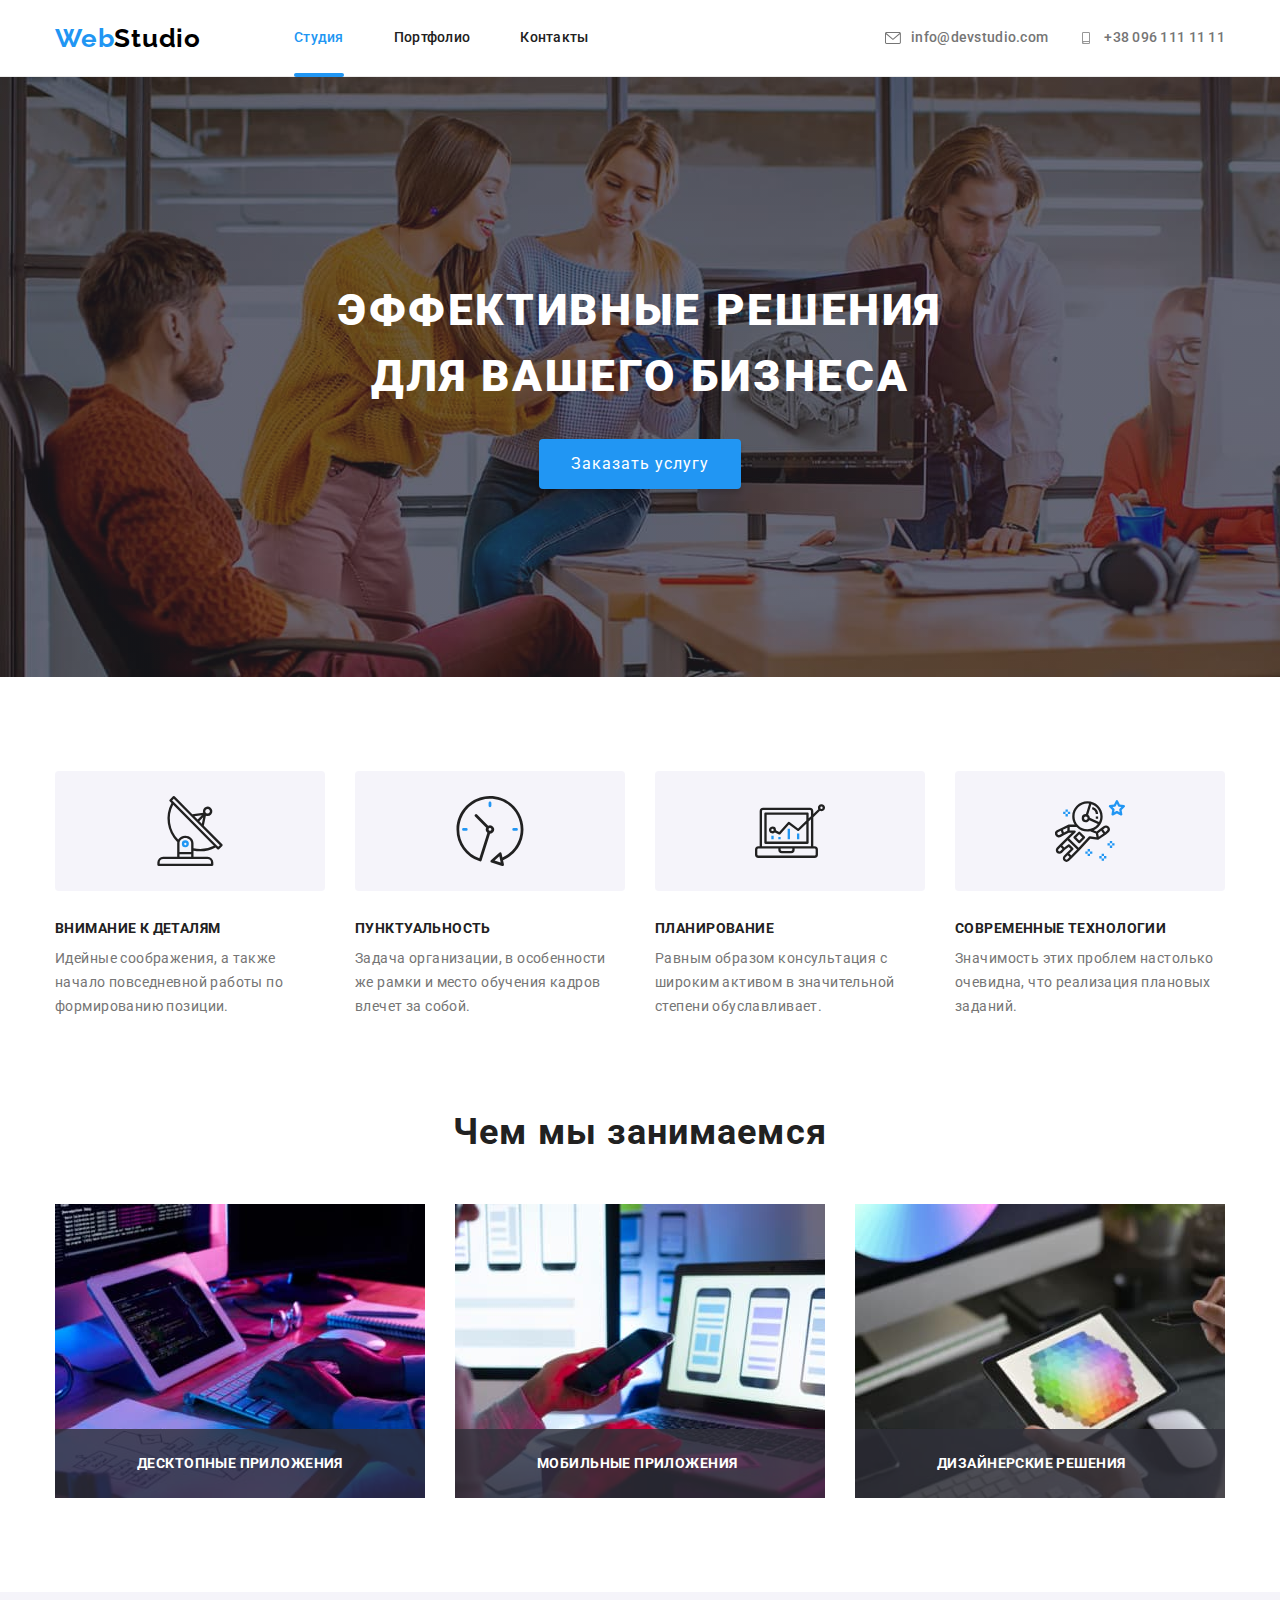
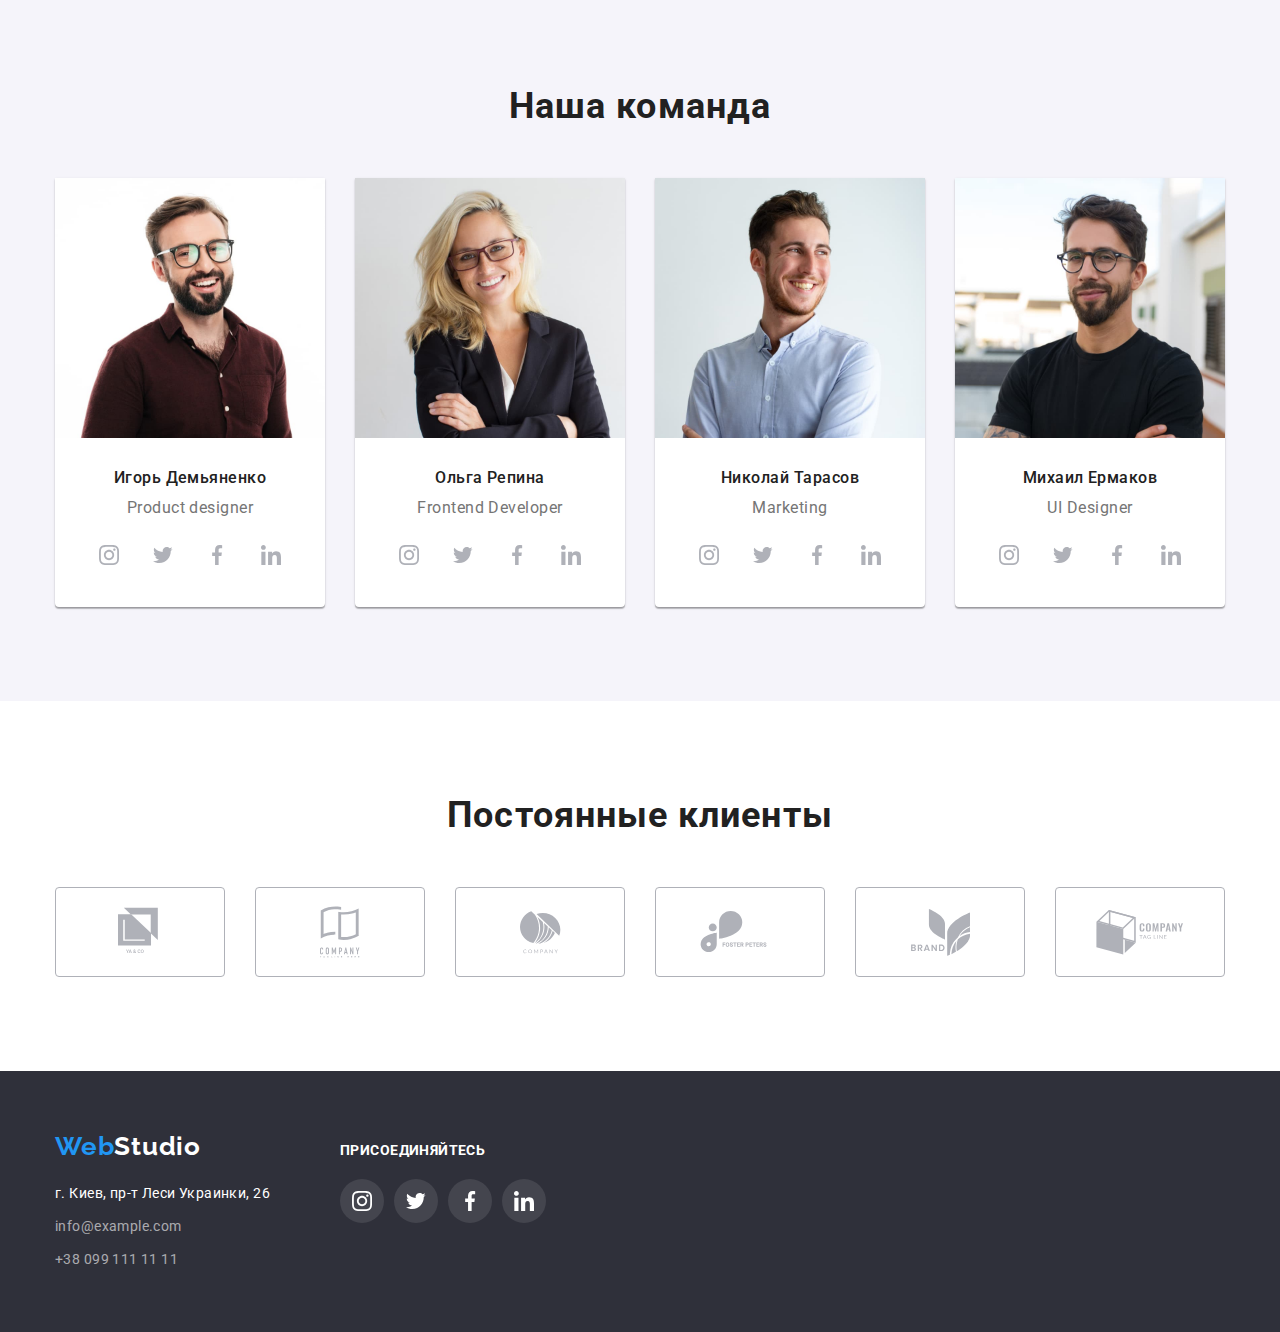
<file: index.html>
<!DOCTYPE html>
<html lang="ru">
	<head>
		<meta charset="UTF-8" />
		<meta name="viewport" content="width=device-width, initial-scale=1.0" />
		<title>Document</title>

		<link
			href="https://fonts.googleapis.com/css2?family=Raleway&family=Roboto:wght@400;500;700;900&display=fallback"
			rel="stylesheet"
		/>
		<link
			rel="stylesheet"
			href="https://cdnjs.cloudflare.com/ajax/libs/modern-normalize/0.7.0/modern-normalize.min.css"
		/>
		<link rel="stylesheet" href="./css/styles.css" />
	</head>
	<body class="page">
		<!-- Навигация -->

		<header class="page-header">
			<div class="container main-nav">
				<nav class="nav">
					<a href="./index.html" class="link logo">
						<span class="logo-web">Web</span><span class="logo-studio">Studio</span></a
					>
					<ul class="site-nav">
						<li class="item"><a href="./index.html" class="link current">Студия</a></li>
						<li class="item"><a href="./portfolio.html" class="link">Портфолио</a></li>
						<li class="item"><a href="" class="link">Контакты</a></li>
					</ul>
				</nav>

				<ul class="contacts">
					<li class="item">
						<a href="mailto:info@devstudio.com" class="contacts-header link">
							<svg class="icon-envelope">
								<use href="./images/symbol-defs.svg#icon-envelope"></use>
							</svg>
							info@devstudio.com</a
						>
					</li>
					<li class="item">
						<a href="tel:+380961111111" class="contacts-header link">
							<svg class="icon-envelope">
								<use href="./images/symbol-defs.svg#icon-smartphone"></use>
							</svg>
							+38 096 111 11 11</a
						>
					</li>
				</ul>
			</div>
		</header>

		<main>
			<!-- Шапка -->

			<section class="hero">
				<div class="container">
					<h1 class="hero-title">Эффективные решения для вашего бизнеса</h1>
					<button type="button" class="hero-button" data-modal-open>Заказать услугу</button>
				</div>
			</section>

			<!-- Особенности -->

			<section class="section">
				<div class="container">
					<h2 class="visually-hidden">Особенности</h2>
					<ul class="features">
						<li class="item icon-mark">
							<h3 class="title">Внимание к деталям</h3>
							<p class="text">Идейные соображения, а также начало повседневной работы по формированию позиции.</p>
						</li>
						<li class="item icon-punctuality">
							<h3 class="title">Пунктуальность</h3>
							<p class="text">Задача организации, в особенности же рамки и место обучения кадров влечет за собой.</p>
						</li>
						<li class="item icon-scheduling">
							<h3 class="title">Планирование</h3>
							<p class="text">Равным образом консультация с широким активом в значительной степени обуславливает.</p>
						</li>
						<li class="item icon-technology">
							<h3 class="title">Современные технологии</h3>
							<p class="text">Значимость этих проблем настолько очевидна, что реализация плановых заданий.</p>
						</li>
					</ul>
				</div>
			</section>

			<!-- Чем мы занимаемся -->

			<section class="section work">
				<div class="container">
					<h2 class="section-title">Чем мы занимаемся</h2>
					<ul class="work">
						<li class="item">
							<img src="./images/work/box1.jpg" alt="Человек работает за компьютером" width="370" />
							<p class="work-action">Десктопные приложения</p>
						</li>
						<li class="item">
							<img src="./images/work/box2.jpg" alt="Человек разрабатывает мобильное приложение" width="370" />
							<p class="work-action">Мобильные приложения</p>
						</li>
						<li class="item">
							<img src="./images/work/box3.jpg" alt="Человек разрабатывает дизайн" width="370" />
							<p class="work-action">Дизайнерские решения</p>
						</li>
					</ul>
				</div>
			</section>

			<!-- Наша команда -->

			<section class="section staff">
				<div class="container">
					<h2 class="section-title">Наша команда</h2>
					<ul class="staff-list">
						<li class="item">
							<img src="./images/staff/igor.jpg" alt="Мужчина дизайнер" width="270" />
							<div class="staff-content">
								<h3 class="title">Игорь Демьяненко</h3>
								<p class="text">Product designer</p>

								<ul class="social-list">
									<li class="social-item">
										<a href="" aria-label="Instagram" class="social-link">
											<svg class="icon" width="20" height="20">
												<use href="./images/symbol-defs.svg#icon-instagram"></use>
											</svg>
										</a>
									</li>

									<li class="social-item">
										<a href="" aria-label="Twitter" class="social-link">
											<svg class="icon" width="20" height="20">
												<use href="./images/symbol-defs.svg#icon-twitter"></use>
											</svg>
										</a>
									</li>

									<li class="social-item">
										<a href="" aria-label="Facebook" class="social-link">
											<svg class="icon" width="20" height="20">
												<use href="./images/symbol-defs.svg#icon-facebook"></use>
											</svg>
										</a>
									</li>

									<li class="social-item">
										<a href="" aria-label="LinkedIn" class="social-link">
											<svg class="icon" width="20" height="20">
												<use href="./images/symbol-defs.svg#icon-linkedin"></use>
											</svg>
										</a>
									</li>
								</ul>
							</div>
						</li>
						<li class="item">
							<img src="./images/staff/olga.jpg" alt="Женщина разработчица" width="270" />
							<div class="staff-content">
								<h3 class="title">Ольга Репина</h3>
								<p class="text">Frontend Developer</p>
								<ul class="social-list">
									<li class="social-item">
										<a href="" aria-label="Instagram" class="social-link">
											<svg class="icon" width="20" height="20">
												<use href="./images/symbol-defs.svg#icon-instagram"></use>
											</svg>
										</a>
									</li>

									<li class="social-item">
										<a href="" aria-label="Twitter" class="social-link">
											<svg class="icon" width="20" height="20">
												<use href="./images/symbol-defs.svg#icon-twitter"></use>
											</svg>
										</a>
									</li>

									<li class="social-item">
										<a href="" aria-label="Facebook" class="social-link">
											<svg class="icon" width="20" height="20">
												<use href="./images/symbol-defs.svg#icon-facebook"></use>
											</svg>
										</a>
									</li>

									<li class="social-item">
										<a href="" aria-label="LinkedIn" class="social-link">
											<svg class="icon" width="20" height="20">
												<use href="./images/symbol-defs.svg#icon-linkedin"></use>
											</svg>
										</a>
									</li>
								</ul>
							</div>
						</li>
						<li class="item">
							<img src="./images/staff/nikolay.jpg" alt="Мужчина маркетолог" width="270" />
							<div class="staff-content">
								<h3 class="title">Николай Тарасов</h3>
								<p class="text">Marketing</p>
								<ul class="social-list">
									<li class="social-item">
										<a href="" aria-label="Instagram" class="social-link">
											<svg class="icon" width="20" height="20">
												<use href="./images/symbol-defs.svg#icon-instagram"></use>
											</svg>
										</a>
									</li>

									<li class="social-item">
										<a href="" aria-label="Twitter" class="social-link">
											<svg class="icon" width="20" height="20">
												<use href="./images/symbol-defs.svg#icon-twitter"></use>
											</svg>
										</a>
									</li>

									<li class="social-item">
										<a href="" aria-label="Facebook" class="social-link">
											<svg class="icon" width="20" height="20">
												<use href="./images/symbol-defs.svg#icon-facebook"></use>
											</svg>
										</a>
									</li>

									<li class="social-item">
										<a href="" aria-label="LinkedIn" class="social-link">
											<svg class="icon" width="20" height="20">
												<use href="./images/symbol-defs.svg#icon-linkedin"></use>
											</svg>
										</a>
									</li>
								</ul>
							</div>
						</li>
						<li class="item">
							<img src="./images/staff/mikhail.jpg" alt="Мужчина дизайнер" width="270" />
							<div class="staff-content">
								<h3 class="title">Михаил Ермаков</h3>
								<p class="text">UI Designer</p>
								<ul class="social-list">
									<li class="social-item">
										<a href="" aria-label="Instagram" class="social-link">
											<svg class="icon" width="20" height="20">
												<use href="./images/symbol-defs.svg#icon-instagram"></use>
											</svg>
										</a>
									</li>

									<li class="social-item">
										<a href="" aria-label="Twitter" class="social-link">
											<svg class="icon" width="20" height="20">
												<use href="./images/symbol-defs.svg#icon-twitter"></use>
											</svg>
										</a>
									</li>

									<li class="social-item">
										<a href="" aria-label="Facebook" class="social-link">
											<svg class="icon" width="20" height="20">
												<use href="./images/symbol-defs.svg#icon-facebook"></use>
											</svg>
										</a>
									</li>

									<li class="social-item">
										<a href="" aria-label="LinkedIn" class="social-link">
											<svg class="icon" width="20" height="20">
												<use href="./images/symbol-defs.svg#icon-linkedin"></use>
											</svg>
										</a>
									</li>
								</ul>
							</div>
						</li>
					</ul>
				</div>
			</section>

			<!-- Клиенты -->

			<section class="section clients">
				<div class="container">
					<h2 class="section-title">Постоянные клиенты</h2>
					<ul class="clients-list">
						<li class="clients-item">
							<a href="" class="clients-link">
								<svg class="icon" width="44" height="50">
									<use href="./images/symbol-defs.svg#icon-logo1"></use>
								</svg>
							</a>
						</li>
						<li class="clients-item">
							<a href="" class="clients-link">
								<svg class="icon" width="40" height="52">
									<use href="./images/symbol-defs.svg#icon-logo2"></use>
								</svg>
							</a>
						</li>
						<li class="clients-item">
							<a href="" class="clients-link">
								<svg class="icon" width="41" height="53">
									<use href="./images/symbol-defs.svg#icon-logo3"></use>
								</svg>
							</a>
						</li>
						<li class="clients-item">
							<a href="" class="clients-link">
								<svg class="icon" width="80" height="42">
									<use href="./images/symbol-defs.svg#icon-logo4"></use>
								</svg>
							</a>
						</li>
						<li class="clients-item">
							<a href="" class="clients-link">
								<svg class="icon" width="59" height="47">
									<use href="./images/symbol-defs.svg#icon-logo5"></use>
								</svg>
							</a>
						</li>
						<li class="clients-item">
							<a href="" class="clients-link">
								<svg class="icon" width="88" height="45">
									<use href="./images/symbol-defs.svg#icon-logo6"></use>
								</svg>
							</a>
						</li>
					</ul>
				</div>
			</section>
		</main>

		<footer class="page-footer">
			<div class="container footer-container">
				<div class="contacts-container">
					<a href="./index.html" class="link logo">
						<span class="logo-web">Web</span><span class="logo-footer">Studio</span></a
					>
					<address class="address">
						<span class="address-footer">г. Киев, пр-т Леси Украинки, 26</span>
						<a href="mailto:info@example.com" class="contacts-footer link">info@example.com</a>
						<a href="tel:+380991111111" class="contacts-footer link">+38 099 111 11 11</a>
					</address>
				</div>
				<div class="join-container">
					<p class="text-footer">Присоединяйтесь</p>
					<ul class="social-list">
						<li class="social-item">
							<a href="" class="social-link">
								<svg class="icon" width="20" height="20">
									<use href="./images/symbol-defs.svg#icon-instagram"></use>
								</svg>
							</a>
						</li>
						<li class="social-item">
							<a href="" class="social-link">
								<svg class="icon" width="20" height="20">
									<use href="./images/symbol-defs.svg#icon-twitter"></use>
								</svg>
							</a>
						</li>
						<li class="social-item">
							<a href="" class="social-link">
								<svg class="icon" width="20" height="20">
									<use href="./images/symbol-defs.svg#icon-facebook"></use>
								</svg>
							</a>
						</li>
						<li class="social-item">
							<a href="" class="social-link">
								<svg class="icon" width="20" height="20">
									<use href="./images/symbol-defs.svg#icon-linkedin"></use>
								</svg>
							</a>
						</li>
					</ul>
				</div>
			</div>
		</footer>
		<div class="backdrop is-hidden" data-modal>
			<div class="modal">
				<button type="button" class="btn-close" data-modal-close>
					<!-- <svg class="close" width="30" height="30">
						<use href="./images/symbol-defs.svg#close"></use>
					</svg> -->
				</button>
			</div>
		</div>
		<script src="./js/modal.js"></script>
	</body>
</html>
</file>
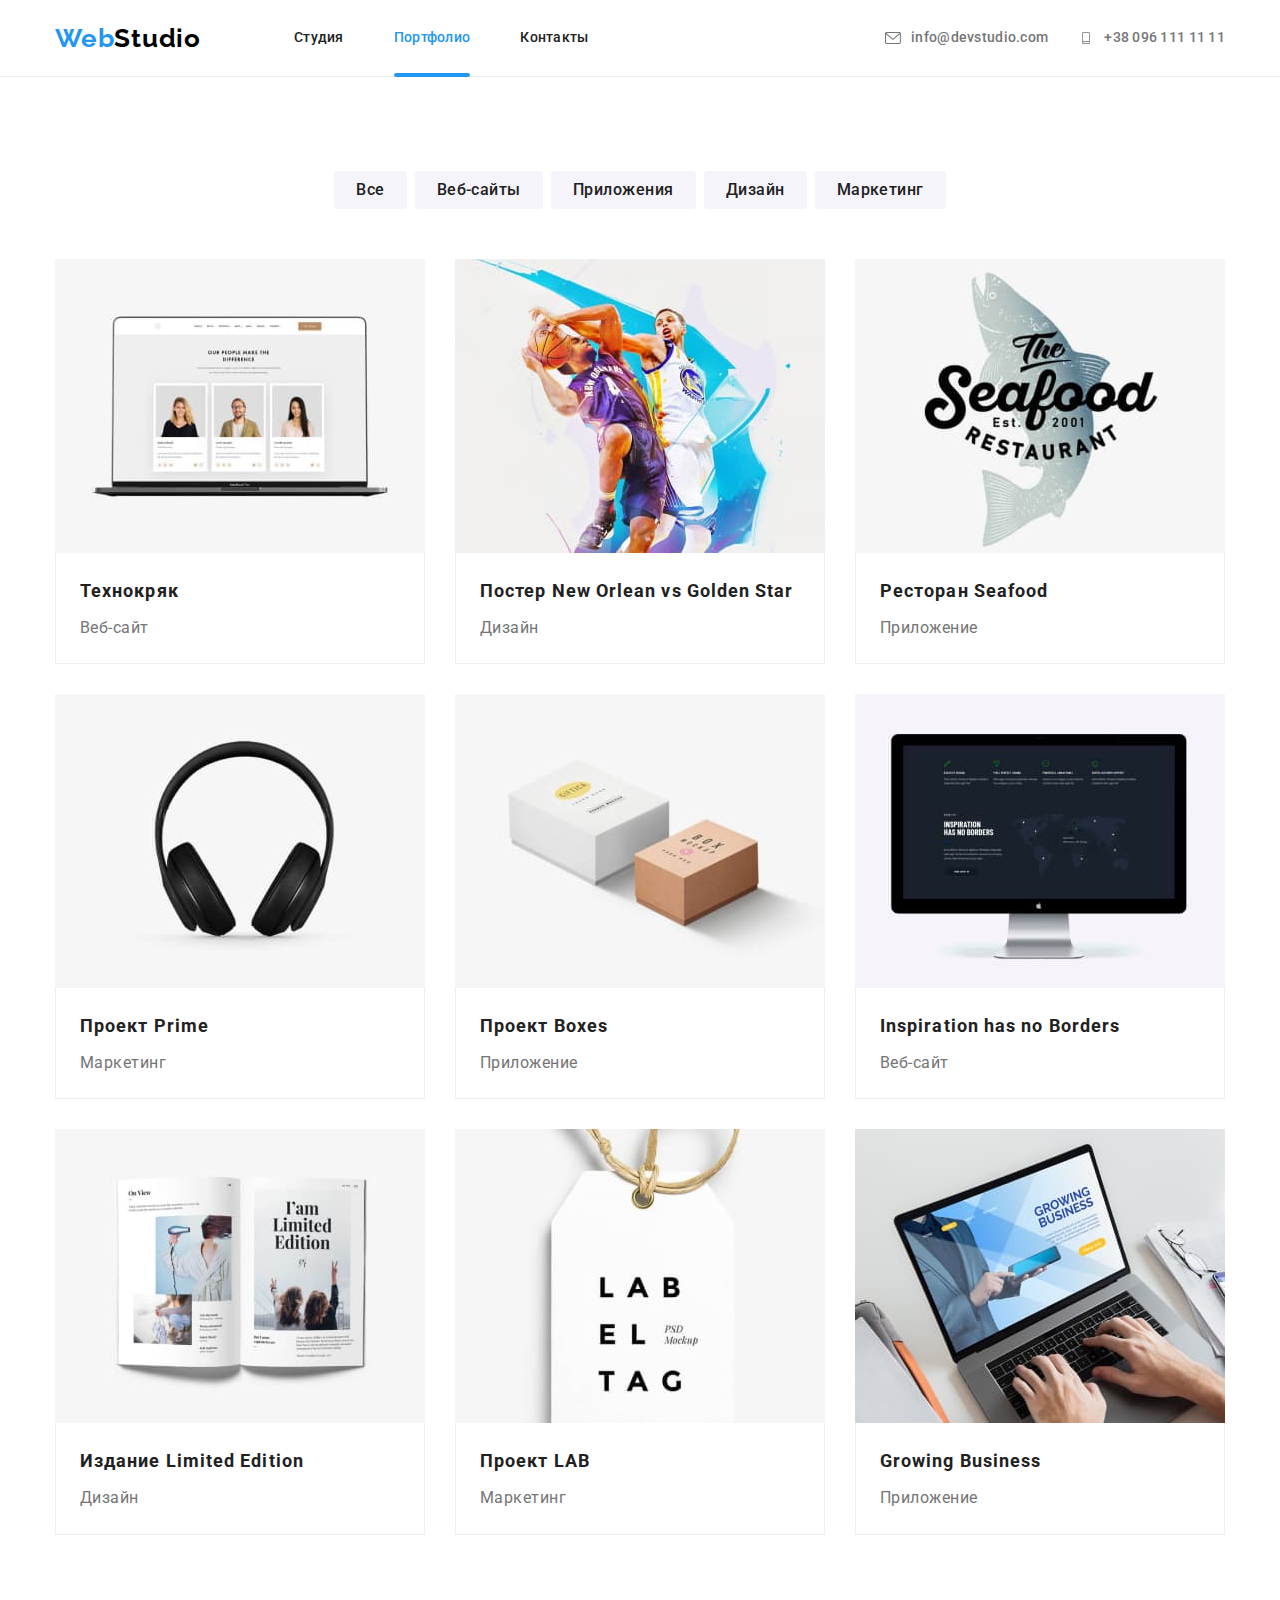
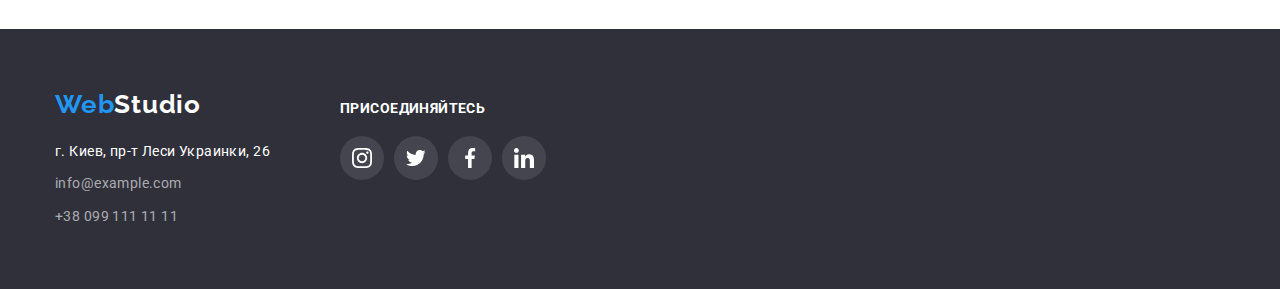
<file: portfolio.html>
<!DOCTYPE html>
<html lang="ru">
	<head>
		<meta charset="UTF-8" />
		<meta name="viewport" content="width=device-width, initial-scale=1.0" />
		<title>Document</title>

		<link
			href="https://fonts.googleapis.com/css2?family=Raleway&family=Roboto:wght@400;500;700;900&display=swap"
			rel="stylesheet"
		/>
		<link
			rel="stylesheet"
			href="https://cdnjs.cloudflare.com/ajax/libs/modern-normalize/0.7.0/modern-normalize.min.css"
		/>
		<link rel="stylesheet" href="./css/styles.css" />
	</head>
	<body>
		<!-- Навигация -->

		<header class="page-header">
			<div class="container main-nav">
				<nav class="nav">
					<a href="./index.html" class="link logo">
						<span class="logo-web">Web</span><span class="logo-studio">Studio</span></a
					>
					<ul class="site-nav">
						<li class="item"><a href="./index.html" class="link">Студия</a></li>
						<li class="item"><a href="./portfolio.html" class="link current">Портфолио</a></li>
						<li class="item"><a href="" class="link">Контакты</a></li>
					</ul>
				</nav>

				<ul class="contacts">
					<li class="item">
						<a href="mailto:info@devstudio.com" class="contacts-header link">
							<svg class="icon-envelope">
								<use href="./images/symbol-defs.svg#icon-envelope"></use>
							</svg>
							info@devstudio.com</a
						>
					</li>
					<li class="item">
						<a href="tel:+380961111111" class="contacts-header link">
							<svg class="icon-envelope">
								<use href="./images/symbol-defs.svg#icon-smartphone"></use>
							</svg>
							+38 096 111 11 11</a
						>
					</li>
				</ul>
			</div>
		</header>
		<main>
			<section class="section">
				<div class="container portfolio">
					<h1 class="visually-hidden">Портфолио</h1>
					<ul class="button-list">
						<li class="button-item"><button type="button" class="portfolio-button">Все</button></li>
						<li class="button-item"><button type="button" class="portfolio-button">Веб-сайты</button></li>
						<li class="button-item"><button type="button" class="portfolio-button">Приложения</button></li>
						<li class="button-item"><button type="button" class="portfolio-button">Дизайн</button></li>
						<li class="button-item"><button type="button" class="portfolio-button">Маркетинг</button></li>
					</ul>
				</div>
				<div class="container">
					<ul class="gallery">
						<li class="item">
							<a href="" class="link">
								<div class="gallery-img">
									<img src="./images/portfolio/tehnokryak.jpg" alt="" width="370" />
									<p class="overlay">
										Технокряк это современная площадка распространения коронавируса. Компании используют эту платформу
										для цифрового шпионажа и атак на защищённые сервера конкурентов.
									</p>
								</div>
								<div class="gallery-content">
									<h2 class="title">Технокряк</h2>
									<p class="text">Веб-сайт</p>
								</div>
							</a>
						</li>
						<li class="item">
							<a href="" class="link">
								<div class="gallery-img">
									<img src="./images/portfolio/new-orlean.jpg" alt="" width="370" />
									<p class="overlay">
										Технокряк это современная площадка распространения коронавируса. Компании используют эту платформу
										для цифрового шпионажа и атак на защищённые сервера конкурентов.
									</p>
								</div>
								<div class="gallery-content">
									<h2 class="title">Постер New Orlean vs Golden Star</h2>
									<p class="text">Дизайн</p>
								</div>
							</a>
						</li>
						<li class="item">
							<a href="" class="link">
								<div class="gallery-img">
									<img src="./images/portfolio/seafood.jpg" alt="" width="370" />
									<p class="overlay">
										Технокряк это современная площадка распространения коронавируса. Компании используют эту платформу
										для цифрового шпионажа и атак на защищённые сервера конкурентов.
									</p>
								</div>
								<div class="gallery-content">
									<h2 class="title">Ресторан Seafood</h2>
									<p class="text">Приложение</p>
								</div>
							</a>
						</li>
						<li class="item">
							<a href="" class="link">
								<div class="gallery-img">
									<img src="./images/portfolio/prime.jpg" alt="" width="370" />
									<p class="overlay">
										Технокряк это современная площадка распространения коронавируса. Компании используют эту платформу
										для цифрового шпионажа и атак на защищённые сервера конкурентов.
									</p>
								</div>
								<div class="gallery-content">
									<h2 class="title">Проект Prime</h2>
									<p class="text">Маркетинг</p>
								</div>
							</a>
						</li>
						<li class="item">
							<a href="" class="link">
								<div class="gallery-img">
									<img src="./images/portfolio/boxes.jpg" alt="" width="370" />
									<p class="overlay">
										Технокряк это современная площадка распространения коронавируса. Компании используют эту платформу
										для цифрового шпионажа и атак на защищённые сервера конкурентов.
									</p>
								</div>
								<div class="gallery-content">
									<h2 class="title">Проект Boxes</h2>
									<p class="text">Приложение</p>
								</div>
							</a>
						</li>
						<li class="item">
							<a href="" class="link">
								<div class="gallery-img">
									<img src="./images/portfolio/inspiration.jpg" alt="" width="370" />
									<p class="overlay">
										Технокряк это современная площадка распространения коронавируса. Компании используют эту платформу
										для цифрового шпионажа и атак на защищённые сервера конкурентов.
									</p>
								</div>
								<div class="gallery-content">
									<h2 class="title">Inspiration has no Borders</h2>
									<p class="text">Веб-сайт</p>
								</div>
							</a>
						</li>
						<li class="item">
							<a href="" class="link">
								<div class="gallery-img">
									<img src="./images/portfolio/limited.jpg" alt="" width="370" />
									<p class="overlay">
										Технокряк это современная площадка распространения коронавируса. Компании используют эту платформу
										для цифрового шпионажа и атак на защищённые сервера конкурентов.
									</p>
								</div>
								<div class="gallery-content">
									<h2 class="title">Издание Limited Edition</h2>
									<p class="text">Дизайн</p>
								</div>
							</a>
						</li>
						<li class="item">
							<a href="" class="link">
								<div class="gallery-img">
									<img src="./images/portfolio/lab.jpg" alt="" width="370" />
									<p class="overlay">
										Технокряк это современная площадка распространения коронавируса. Компании используют эту платформу
										для цифрового шпионажа и атак на защищённые сервера конкурентов.
									</p>
								</div>
								<div class="gallery-content">
									<h2 class="title">Проект LAB</h2>
									<p class="text">Маркетинг</p>
								</div>
							</a>
						</li>
						<li class="item">
							<a href="" class="link">
								<div class="gallery-img">
									<img src="./images/portfolio/business.jpg" alt="" width="370" />
									<p class="overlay">
										Технокряк это современная площадка распространения коронавируса. Компании используют эту платформу
										для цифрового шпионажа и атак на защищённые сервера конкурентов.
									</p>
								</div>
								<div class="gallery-content">
									<h2 class="title">Growing Business</h2>
									<p class="text">Приложение</p>
								</div>
							</a>
						</li>
					</ul>
				</div>
			</section>
		</main>
		<footer class="page-footer">
			<div class="container footer-container">
				<div class="contacts-container">
					<a href="./index.html" class="link logo">
						<span class="logo-web">Web</span><span class="logo-footer">Studio</span></a
					>
					<address class="address">
						<span class="address-footer">г. Киев, пр-т Леси Украинки, 26</span>
						<a href="mailto:info@example.com" class="contacts-footer link">info@example.com</a>
						<a href="tel:+380991111111" class="contacts-footer link">+38 099 111 11 11</a>
					</address>
				</div>
				<div class="join-container">
					<p class="text-footer">Присоединяйтесь</p>
					<ul class="social-list">
						<li class="social-item">
							<a href="" class="social-link">
								<svg class="icon" width="20" height="20">
									<use href="./images/symbol-defs.svg#icon-instagram"></use>
								</svg>
							</a>
						</li>
						<li class="social-item">
							<a href="" class="social-link">
								<svg class="icon" width="20" height="20">
									<use href="./images/symbol-defs.svg#icon-twitter"></use>
								</svg>
							</a>
						</li>
						<li class="social-item">
							<a href="" class="social-link">
								<svg class="icon" width="20" height="20">
									<use href="./images/symbol-defs.svg#icon-facebook"></use>
								</svg>
							</a>
						</li>
						<li class="social-item">
							<a href="" class="social-link">
								<svg class="icon" width="20" height="20">
									<use href="./images/symbol-defs.svg#icon-linkedin"></use>
								</svg>
							</a>
						</li>
					</ul>
				</div>
			</div>
		</footer>
	</body>
</html>
</file>
<file: css/styles.css>
:root {
	--primary-text-color: #757575;
	--title-text-color: #212121;
	--accent-color: #2196f3;
	--text-white: #ffffff;
	--bg-secondary: #f5f4fa;
}

body {
	font-family: "Roboto", sans-serif;
	background-color: var(--text-white);
	color: var(--primary-text-color);
}

/* Common */

img {
	display: block;
	min-width: 100%;
	height: auto;
}

ul {
	list-style: none;
	margin: 0;
	padding: 0;
}

button {
	border: none;
	cursor: pointer;
}

.link {
	text-decoration: none;
}

.container {
	width: 1200px;
	padding-left: 15px;
	padding-right: 15px;
	margin-left: auto;
	margin-right: auto;
}

.section {
	padding-top: 94px;
	padding-bottom: 94px;
}

/* .section .item + .item {
	margin-left: 30px;
} */

.section-title {
	margin-top: 0;
	margin-bottom: 50px;

	color: var(--title-text-color);
	font-weight: 700;
	font-size: 36px;
	line-height: 1.16;
	text-align: center;
	letter-spacing: 0.03em;
}

.title {
	margin: 0;
	margin-bottom: 10px;

	color: var(--title-text-color);
}

.visually-hidden {
	position: absolute;
	width: 1px;
	height: 1px;
	margin: -1px;
	border: 0;
	padding: 0;
	clip: rect(0 0 0 0);
	clip-path: inset(50%);
	overflow: hidden;
	white-space: nowrap;
}

.text {
	margin: 0;
	color: var(--primary-text-color);
}

/* Site nav */

.page-header {
	border-bottom: 1px solid #ececec;
}

/* Logo */

.logo {
	font-family: "Raleway", sans-serif;
	font-weight: 700;
	font-size: 26px;
	line-height: 1.19;
	letter-spacing: 0.03em;
}

.logo-web {
	color: var(--accent-color);
}

.logo-studio {
	color: #000000;
}

/* main nav */

.main-nav {
	display: flex;
	align-items: center;
}

.nav {
	display: flex;
	align-items: center;
}

.site-nav {
	display: flex;
	margin-left: 93px;
}

.site-nav .item + .item {
	margin-left: 50px;
}

/* .site-nav .item:not(:last-child) {
	margin-right: 50px;
} */

/* .site-nav .item {
	margin-right: 50px;
}

.site-nav .item:last-child {
	margin: 0;
} */

.site-nav .link {
	position: relative;
	transition: color 250ms cubic-bezier(0.4, 0, 0.2, 1);

	display: block;
	padding-top: 30px;
	padding-bottom: 30px;

	color: var(--title-text-color);
	font-weight: 500;
	font-size: 14px;
	line-height: 1.14;
	letter-spacing: 0.02em;
}

.site-nav .link:hover,
.site-nav .link:focus {
	color: var(--accent-color);
}

.site-nav .link.current {
	color: var(--accent-color);
}

.site-nav .link.current::after {
	content: "";
	position: absolute;
	left: 0;
	bottom: -1px;
	height: 4px;
	width: 100%;
	border-radius: 2px;
	background-color: var(--accent-color);
}

/* contacts */

.contacts {
	display: flex;
	margin-left: auto;
}

.contacts .item + .item {
	margin-left: 30px;
}

.contacts-header {
	display: flex;

	transition: color 250ms cubic-bezier(0.4, 0, 0.2, 1);

	font-weight: 500;
	font-size: 14px;
	line-height: 1.14;
	letter-spacing: 0.02em;
	color: var(--primary-text-color);
}

.contacts-header:hover,
.contacts-header:focus {
	color: var(--accent-color);
}

.icon-envelope {
	width: 16px;
	height: 12px;
	margin-right: 10px;
	align-self: center;
	fill: currentColor;
}

.icon-smartphone {
	width: 16px;
	height: 12px;
	margin-right: 10px;
	align-self: center;
	fill: currentColor;
}

/* HERO */

.hero {
	max-width: 1600px;
	height: 600px;
	margin-left: auto;
	margin-right: auto;

	background-color: #2f303a;
	text-align: center;
	background-image: linear-gradient(to right, rgba(47, 48, 58, 0.4), rgba(47, 48, 58, 0.4)),
		url("../images/hero/hero.jpg");
	background-repeat: no-repeat;
	background-size: cover;
}

.hero > .container {
	max-width: 700px;
}

.hero-title {
	color: var(--text-white);
	margin-top: 0;
	margin-bottom: 30px;
	padding-top: 200px;
	font-weight: 900;
	font-size: 44px;
	line-height: 1.5;
	letter-spacing: 0.06em;
	text-transform: uppercase;
}

.hero-button {
	transition: background-color 250ms cubic-bezier(0.4, 0, 0.2, 1);

	box-shadow: 0px 4px 4px rgba(0, 0, 0, 0.15);
	border-radius: 4px;
	padding: 10px 32px;
	min-width: 200px;

	background-color: var(--accent-color);
	color: var(--text-white);
	font-size: 16px;
	line-height: 1.9;
	text-align: center;
	letter-spacing: 0.06em;
	outline: none;
}

.hero-button:hover {
	background: #188ce8;
	box-shadow: 0px 4px 4px rgba(0, 0, 0, 0.15);
	border-radius: 4px;
}

/* Features */

.features {
	display: flex;
	flex-wrap: wrap;
}

.features .title {
	color: var(--title-text-color);
	font-weight: 700;
	font-size: 14px;
	line-height: 1.14;
	letter-spacing: 0.03em;
	text-transform: uppercase;
}
.features .text {
	font-weight: 400;
	font-size: 14px;
	line-height: 1.7;
	letter-spacing: 0.03em;
}

.features .item {
	flex-basis: calc((100% - 3 * 30px) / 4);
}

.features .item:not(:last-child) {
	margin-right: 30px;
}

.features > .item::before {
	content: "";
	display: block;
	height: 120px;
	margin-bottom: 30px;
	border-radius: 4px;
	background-repeat: no-repeat;
	background-size: 70px 70px;
	background-position: center;
	background-color: var(--bg-secondary);
}

.icon-mark::before {
	background-image: url(../images/features/antenna.svg);
}

.icon-punctuality::before {
	background-image: url(../images/features/clock.svg);
}

.icon-scheduling::before {
	background-image: url(../images/features/diagram.svg);
}

.icon-technology::before {
	background-image: url(../images/features/astronaut.svg);
}

/* Work */

.section.work {
	padding-top: 0;
}

.work {
	display: flex;
}

.work .item {
	position: relative;
	flex-basis: calc((100% - 2 * 30px) / 3);
}

.work .item:not(:last-child) {
	margin-right: 30px;
}

.work-action {
	position: absolute;
	bottom: 0;
	right: 0;
	left: 0;
	margin: 0;
	padding: 27px 82px;

	font-weight: bold;
	font-size: 14px;
	line-height: 1.1;
	letter-spacing: 0.03em;
	text-transform: uppercase;
	color: var(--text-white);
	background-color: rgba(47, 48, 58, 0.8);
}

/* STAFF */

.section.staff {
	flex-wrap: wrap;
	background-color: var(--bg-secondary);
}

.staff-list {
	display: flex;
}

.staff-list .item {
	flex-basis: calc((100% - 3 * 30px) / 4);
	box-shadow: 0px 1px 3px rgba(0, 0, 0, 0.12), 0px 1px 1px rgba(0, 0, 0, 0.14), 0px 2px 1px rgba(0, 0, 0, 0.2);
	border-radius: 0px 0px 4px 4px;
	background-color: var(--text-white);
}

.staff-list .item:not(:last-child) {
	margin-right: 30px;
}

.staff-content {
	padding-top: 30px;
	padding-bottom: 30px;
}

.staff-list .title {
	color: var(--title-text-color);
	font-weight: 500;
	font-size: 16px;
	line-height: 1.3;
	text-align: center;
	letter-spacing: 0.03em;
}

.staff-list .text {
	margin-bottom: 16px;
	font-weight: 400;
	font-size: 16px;
	line-height: 1.18;
	text-align: center;
	letter-spacing: 0.03em;
}

.staff-list .social-list {
	display: flex;
	justify-content: center;
}

.staff-list .social-link {
	display: inline-flex;
	justify-content: center;
	align-items: center;
	background-color: var(--text-white);
	border-radius: 50%;
	width: 44px;
	height: 44px;

	transition: background-color 250ms cubic-bezier(0.4, 0, 0.2, 1);
}

.staff-list .social-link:hover {
	background-color: var(--accent-color);
}

.staff-list .icon {
	transition: fill 250ms cubic-bezier(0.4, 0, 0.2, 1);

	fill: #afb1b8;
}

.social-link:hover .icon {
	fill: var(--text-white);
}

.social-list .social-item:not(:last-child) {
	margin-right: 10px;
}

/* Clients */

.clients-list {
	display: inline-flex;
	flex-wrap: wrap;
}

.clients-item:not(:last-child) {
	margin-right: 30px;
}

.clients-link {
	display: flex;
	justify-content: center;
	align-items: center;
	width: 170px;
	height: 90px;
	border: 1px solid #afb1b8;
	border-radius: 4px;
	transition: fill 250ms cubic-bezier(0.4, 0, 0.2, 1), border 250ms cubic-bezier(0.4, 0, 0.2, 1);

	fill: #afb1b8;
}

.clients-link:hover {
	border: 1px solid var(--accent-color);
	fill: var(--accent-color);
}

/* Footer */

.page-footer .footer-container {
	display: flex;
	align-items: baseline;
}

.page-footer {
	padding-top: 60px;
	padding-bottom: 60px;
	background-color: #2f303a;
}

.text-footer {
	color: var(--text-white);
	margin: 0;
	margin-bottom: 20px;
	font-weight: bold;
	font-size: 14px;
	line-height: 1.1;
	letter-spacing: 0.03em;
	text-transform: uppercase;
}

.page-footer .logo {
	display: block;
	margin-bottom: 20px;
}

.logo-footer {
	font-weight: 700;
	color: var(--text-white);
}

.address {
	font-style: normal;
	font-weight: 400;
	font-size: 14px;
	line-height: 1.7;
	letter-spacing: 0.03em;
}

.address-footer {
	display: block;
	margin-bottom: 9px;

	color: var(--text-white);
}

.contacts-footer {
	display: block;
	color: rgba(255, 255, 255, 0.6);
}

.contacts-footer:not(:last-child) {
	margin-bottom: 9px;
}

.join-container {
	margin-left: 70px;
}

.page-footer .social-list {
	display: flex;
}

.page-footer .social-link {
	display: inline-flex;
	justify-content: center;
	align-items: center;
	background-color: rgba(255, 255, 255, 0.1);
	border-radius: 50%;
	width: 44px;
	height: 44px;

	transition-property: background-color;
	transition-duration: 250ms;
	transition-timing-function: cubic-bezier(0.4, 0, 0.2, 1);
}

.page-footer .social-link:hover {
	background-color: var(--accent-color);
}

.page-footer .icon {
	fill: var(--text-white);
}

.page-footer .social-item:not(:last-child) {
	margin-right: 10px;
}

/* Portfolio */

.button-list {
	display: flex;
	margin-bottom: 50px;
	justify-content: center;
}

.portfolio-button {
	border-radius: 4px;
	padding: 6px 22px;

	transition: background-color 250ms cubic-bezier(0.4, 0, 0.2, 1), color 250ms cubic-bezier(0.4, 0, 0.2, 1),
		box-shadow 250ms cubic-bezier(0.4, 0, 0.2, 1);

	background-color: var(--bg-secondary);
	color: var(--title-text-color);
	font-weight: 500;
	font-size: 16px;
	line-height: 1.6;
	letter-spacing: 0.03em;
}

.button-item:not(:last-child) {
	margin-right: 8px;
}

.portfolio-button:hover,
.portfolio-button:focus {
	background-color: var(--accent-color);
	color: var(--text-white);
	box-shadow: 0px 4px 4px rgba(0, 0, 0, 0.15);
}

.gallery {
	display: flex;
	flex-wrap: wrap;
}

.gallery .item {
	flex-basis: calc((100% - 2 * 30px) / 3);
	margin-right: 30px;
	margin-bottom: 30px;

	transition: transform 250ms cubic-bezier(0.4, 0, 0.2, 1);
}

.gallery .item:hover,
.gallery .item:focus {
	box-shadow: 0px 1px 1px rgba(0, 0, 0, 0.12), 0px 4px 4px rgba(0, 0, 0, 0.06), 1px 4px 6px rgba(0, 0, 0, 0.16);
}

.gallery .item:nth-child(3n + 1) {
	margin-left: 0;
}

.gallery .item:nth-child(3n) {
	margin-right: 0;
}

.gallery .item:nth-last-child(-n + 3) {
	margin-bottom: 0;
}

.gallery-img {
	position: relative;
	overflow: hidden;
}

.overlay {
	position: absolute;
	top: 0;
	left: 0;
	width: 100%;
	height: 100%;
	margin: 0;
	padding: 63px 24px;

	transform: translateY(100%);
	opacity: 0;
	transition: transform 250ms cubic-bezier(0.4, 0, 0.2, 1), opacity 250ms cubic-bezier(0.4, 0, 0.2, 1);

	font-weight: normal;
	font-size: 18px;
	line-height: 1.5;
	letter-spacing: 0.03em;
	color: var(--text-white);
	background-color: rgba(33, 150, 243, 0.9);
}

.gallery .item:hover .overlay,
.gallery .item:focus .overlay {
	transform: translateY(0);
	opacity: 1;
}

.gallery .title {
	margin-bottom: 4px;

	font-weight: bold;
	font-style: normal;
	font-size: 18px;
	line-height: 2;
	letter-spacing: 0.06em;
}

.gallery .text {
	font-weight: 400;
	font-size: 16px;
	line-height: 1.9;
	letter-spacing: 0.03em;
}

.gallery-content {
	padding: 20px 24px;
	border-bottom: 1px solid #eeeeee;
	border-left: 1px solid #eeeeee;
	border-right: 1px solid #eeeeee;
}

/* Modal */

.backdrop {
	position: fixed;
	top: 0;
	left: 0;
	width: 100%;
	height: 100%;
	background-color: rgba(0, 0, 0, 0.2);

	opacity: 1;

	transition: opacity 250ms cubic-bezier(0.4, 0, 0.2, 1), visibility 250ms cubic-bezier(0.4, 0, 0.2, 1);
}

.backdrop.is-hidden {
	visibility: hidden;
	opacity: 0;
	pointer-events: none;
}

.backdrop.is-hidden .modal {
	transform: translate(-50%, -50%) scale(1.1);
}

.modal {
	position: absolute;
	top: 50%;
	left: 50%;

	width: 530px;
	height: 580px;

	box-shadow: 0px 1px 3px rgba(0, 0, 0, 0.12), 0px 1px 1px rgba(0, 0, 0, 0.14), 0px 2px 1px rgba(0, 0, 0, 0.2);
	border-radius: 4px;
	background: var(--text-white);

	transform: translate(-50%, -50%) scale(1);

	transition: transform 250ms cubic-bezier(0.4, 0, 0.2, 1);
}

.btn-close {
	position: absolute;
	top: 8px;
	right: 8px;

	display: inline-flex;
	padding: 0;

	border-radius: 50%;
	outline: none;
}

.btn-close::before {
	content: "";
	display: inline-block;
	width: 30px;
	height: 30px;
	background-image: url(../images/close.svg);
}
</file>
